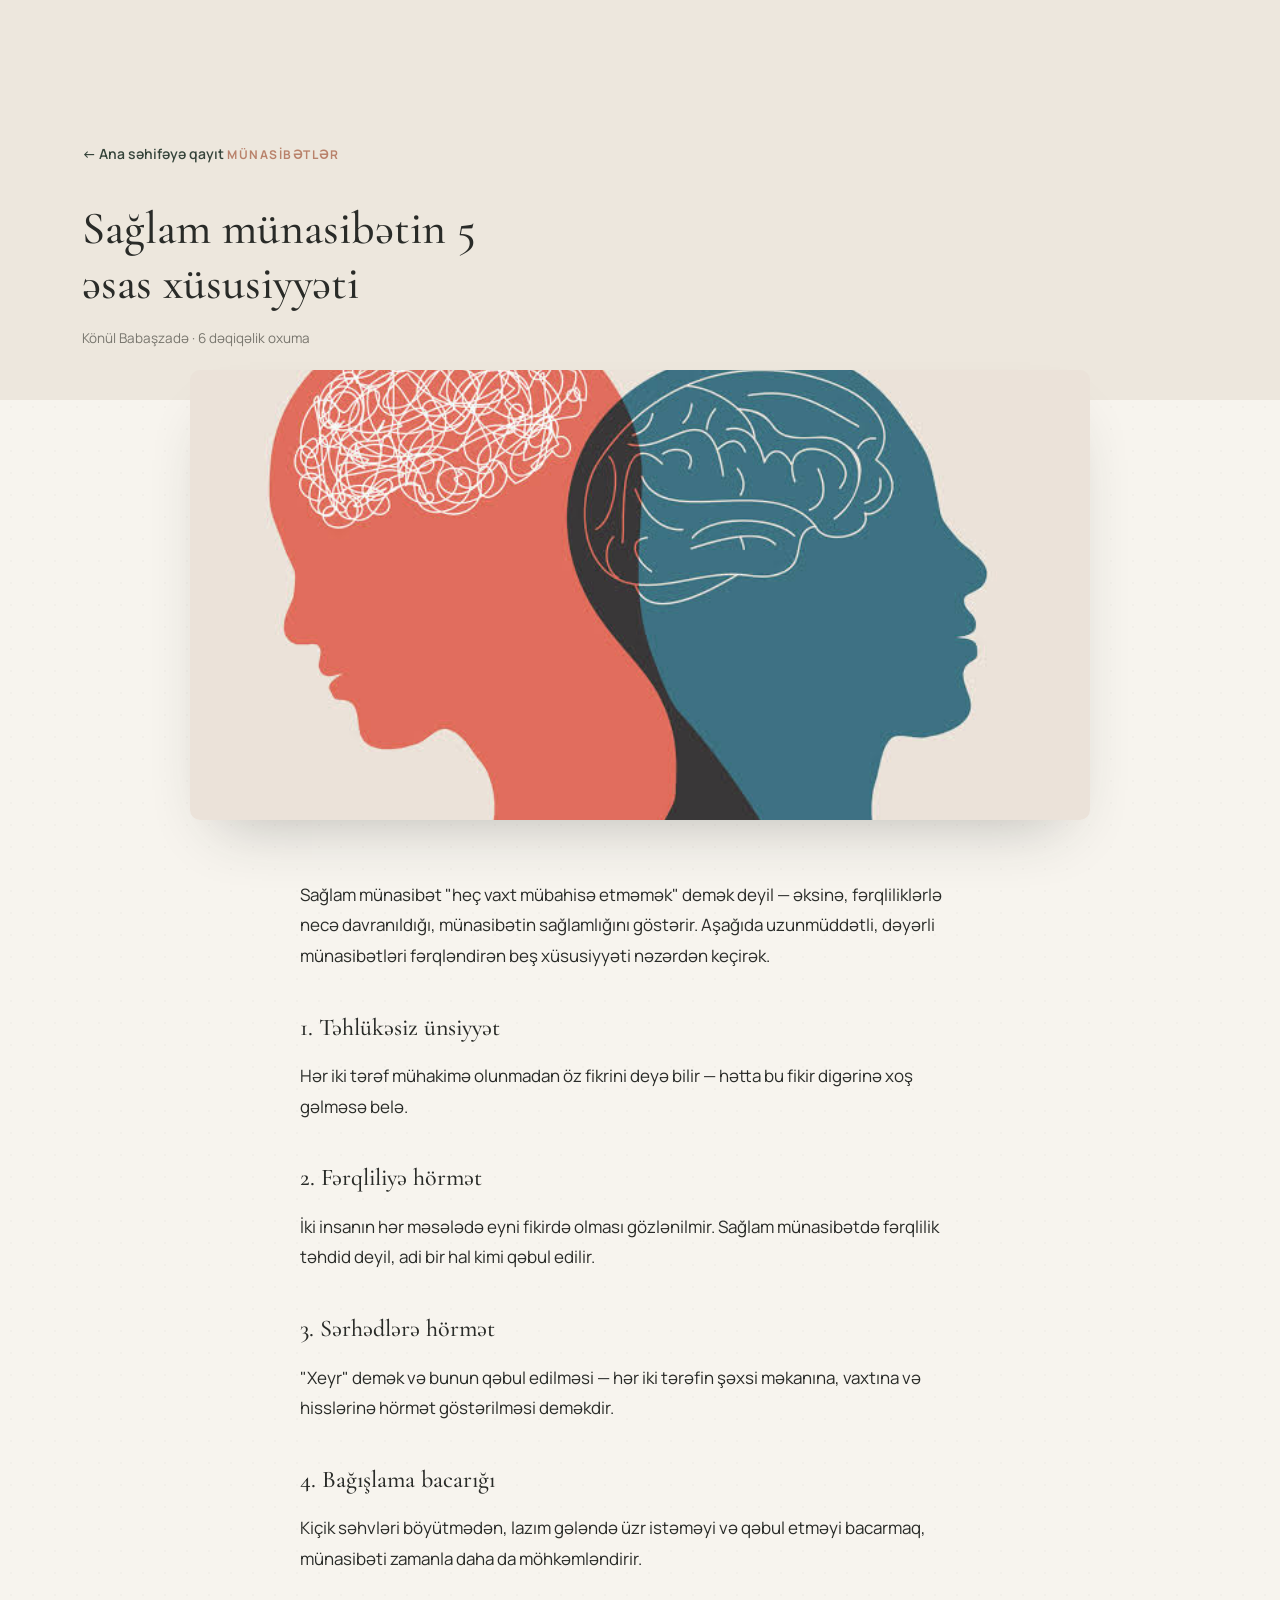
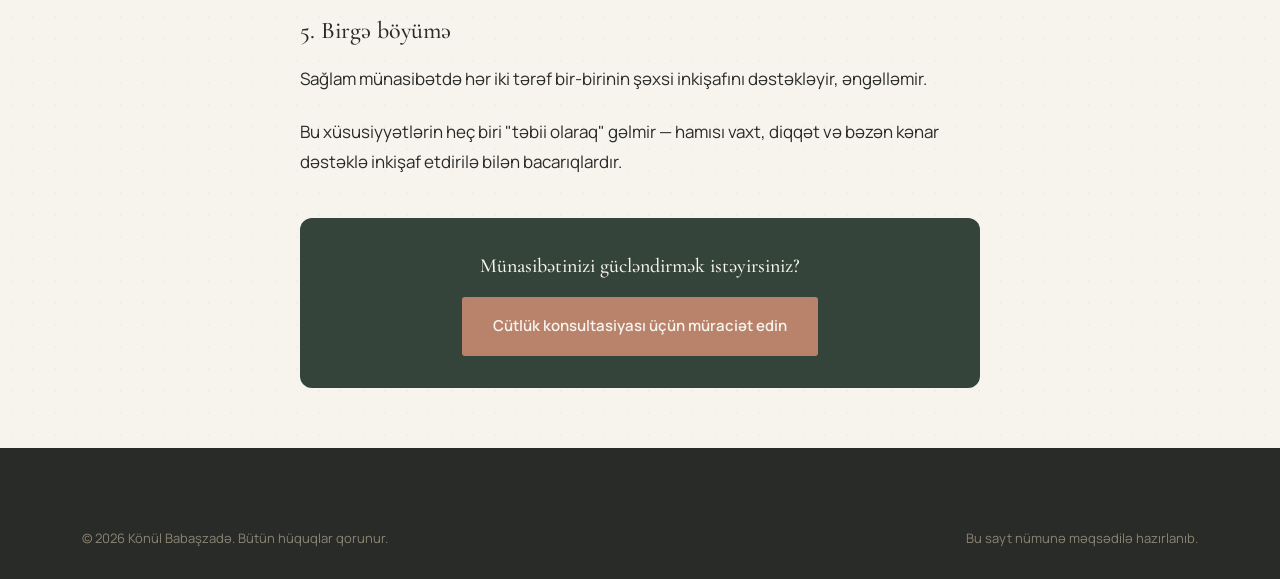
<file: blog/munasibetler.html>
<!DOCTYPE html>
<html lang="az">
<head>
<meta charset="UTF-8">
<meta name="viewport" content="width=device-width, initial-scale=1.0">
<title>Sağlam münasibətin 5 əsas xüsusiyyəti | Könül Babaşzadə</title>
<meta name="description" content="Uzunmüddətli, sağlam münasibətləri fərqləndirən əsas amillər.">
<link rel="preconnect" href="https://fonts.googleapis.com">
<link rel="preconnect" href="https://fonts.gstatic.com" crossorigin>
<link href="https://fonts.googleapis.com/css2?family=Cormorant+Garamond:ital,wght@0,400;0,500;0,600;1,400;1,500&family=Manrope:wght@400;500;600;700&display=swap" rel="stylesheet">
<link rel="stylesheet" href="../css/style.css">
</head>
<body>

<header class="article-header">
  <div class="wrap">
    <a href="../index.html#media" class="back-link">← Ana səhifəyə qayıt</a>
    <span class="cat">Münasibətlər</span>
    <h1>Sağlam münasibətin 5 əsas xüsusiyyəti</h1>
    <div class="article-meta">Könül Babaşzadə · 6 dəqiqəlik oxuma</div>
  </div>
</header>

<div class="article-cover">
  <img src="../images/blog-3.jpg" alt="Münasibətlər məqaləsi üçün şəkil">
</div>

<div class="wrap">
  <article class="article-body">
    <p>Sağlam münasibət "heç vaxt mübahisə etməmək" demək deyil — əksinə, fərqliliklərlə necə davranıldığı, münasibətin sağlamlığını göstərir. Aşağıda uzunmüddətli, dəyərli münasibətləri fərqləndirən beş xüsusiyyəti nəzərdən keçirək.</p>

    <h2>1. Təhlükəsiz ünsiyyət</h2>
    <p>Hər iki tərəf mühakimə olunmadan öz fikrini deyə bilir — hətta bu fikir digərinə xoş gəlməsə belə.</p>

    <h2>2. Fərqliliyə hörmət</h2>
    <p>İki insanın hər məsələdə eyni fikirdə olması gözlənilmir. Sağlam münasibətdə fərqlilik təhdid deyil, adi bir hal kimi qəbul edilir.</p>

    <h2>3. Sərhədlərə hörmət</h2>
    <p>"Xeyr" demək və bunun qəbul edilməsi — hər iki tərəfin şəxsi məkanına, vaxtına və hisslərinə hörmət göstərilməsi deməkdir.</p>

    <h2>4. Bağışlama bacarığı</h2>
    <p>Kiçik səhvləri böyütmədən, lazım gələndə üzr istəməyi və qəbul etməyi bacarmaq, münasibəti zamanla daha da möhkəmləndirir.</p>

    <h2>5. Birgə böyümə</h2>
    <p>Sağlam münasibətdə hər iki tərəf bir-birinin şəxsi inkişafını dəstəkləyir, əngəlləmir.</p>

    <p>Bu xüsusiyyətlərin heç biri "təbii olaraq" gəlmir — hamısı vaxt, diqqət və bəzən kənar dəstəklə inkişaf etdirilə bilən bacarıqlardır.</p>

    <div class="article-cta">
      <h3>Münasibətinizi gücləndirmək istəyirsiniz?</h3>
      <a href="../index.html#booking" class="btn btn-primary">Cütlük konsultasiyası üçün müraciət edin</a>
    </div>
  </article>
</div>

<footer>
  <div class="wrap">
    <div class="foot-bottom">
      <span>© 2026 Könül Babaşzadə. Bütün hüquqlar qorunur.</span>
      <span>Bu sayt nümunə məqsədilə hazırlanıb.</span>
    </div>
  </div>
</footer>

</body>
</html>
</file>
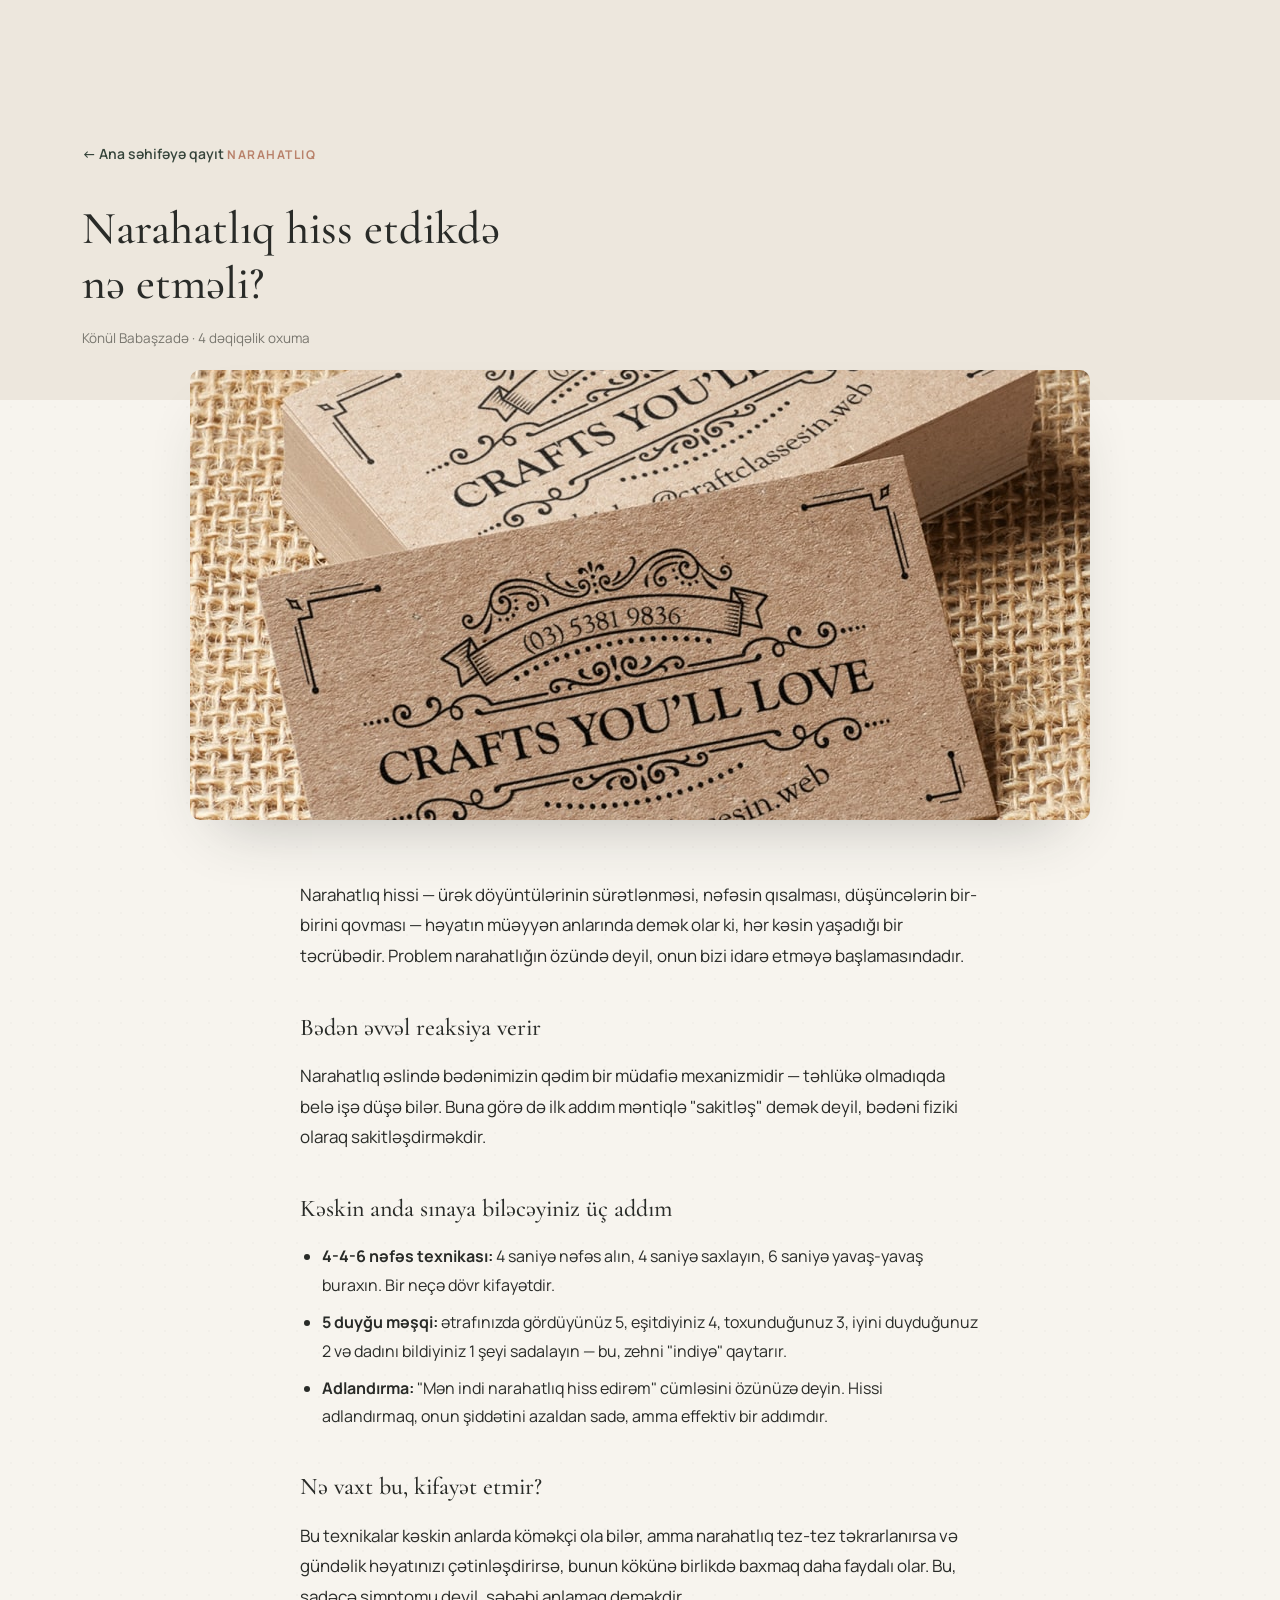
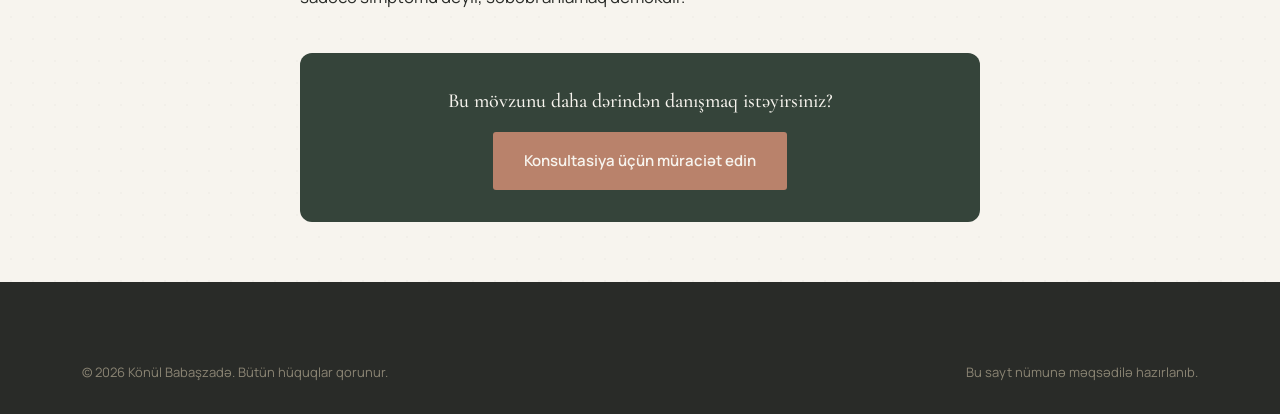
<file: blog/narahatliq.html>
<!DOCTYPE html>
<html lang="az">
<head>
<meta charset="UTF-8">
<meta name="viewport" content="width=device-width, initial-scale=1.0">
<title>Narahatlıq hiss etdikdə nə etməli? | Könül Babaşzadə</title>
<meta name="description" content="Kəskin narahatlıq anında bədəni sakitləşdirmək üçün praktik addımlar.">
<link rel="preconnect" href="https://fonts.googleapis.com">
<link rel="preconnect" href="https://fonts.gstatic.com" crossorigin>
<link href="https://fonts.googleapis.com/css2?family=Cormorant+Garamond:ital,wght@0,400;0,500;0,600;1,400;1,500&family=Manrope:wght@400;500;600;700&display=swap" rel="stylesheet">
<link rel="stylesheet" href="../css/style.css">
</head>
<body>

<header class="article-header">
  <div class="wrap">
    <a href="../index.html#media" class="back-link">← Ana səhifəyə qayıt</a>
    <span class="cat">Narahatlıq</span>
    <h1>Narahatlıq hiss etdikdə nə etməli?</h1>
    <div class="article-meta">Könül Babaşzadə · 4 dəqiqəlik oxuma</div>
  </div>
</header>

<div class="article-cover">
  <img src="../images/blog-1.jpg" alt="Narahatlıq məqaləsi üçün şəkil">
</div>

<div class="wrap">
  <article class="article-body">
    <p>Narahatlıq hissi — ürək döyüntülərinin sürətlənməsi, nəfəsin qısalması, düşüncələrin bir-birini qovması — həyatın müəyyən anlarında demək olar ki, hər kəsin yaşadığı bir təcrübədir. Problem narahatlığın özündə deyil, onun bizi idarə etməyə başlamasındadır.</p>

    <h2>Bədən əvvəl reaksiya verir</h2>
    <p>Narahatlıq əslində bədənimizin qədim bir müdafiə mexanizmidir — təhlükə olmadıqda belə işə düşə bilər. Buna görə də ilk addım məntiqlə "sakitləş" demək deyil, bədəni fiziki olaraq sakitləşdirməkdir.</p>

    <h2>Kəskin anda sınaya biləcəyiniz üç addım</h2>
    <ul>
      <li><b>4-4-6 nəfəs texnikası:</b> 4 saniyə nəfəs alın, 4 saniyə saxlayın, 6 saniyə yavaş-yavaş buraxın. Bir neçə dövr kifayətdir.</li>
      <li><b>5 duyğu məşqi:</b> ətrafınızda gördüyünüz 5, eşitdiyiniz 4, toxunduğunuz 3, iyini duyduğunuz 2 və dadını bildiyiniz 1 şeyi sadalayın — bu, zehni "indiyə" qaytarır.</li>
      <li><b>Adlandırma:</b> "Mən indi narahatlıq hiss edirəm" cümləsini özünüzə deyin. Hissi adlandırmaq, onun şiddətini azaldan sadə, amma effektiv bir addımdır.</li>
    </ul>

    <h2>Nə vaxt bu, kifayət etmir?</h2>
    <p>Bu texnikalar kəskin anlarda köməkçi ola bilər, amma narahatlıq tez-tez təkrarlanırsa və gündəlik həyatınızı çətinləşdirirsə, bunun kökünə birlikdə baxmaq daha faydalı olar. Bu, sadəcə simptomu deyil, səbəbi anlamaq deməkdir.</p>

    <div class="article-cta">
      <h3>Bu mövzunu daha dərindən danışmaq istəyirsiniz?</h3>
      <a href="../index.html#booking" class="btn btn-primary">Konsultasiya üçün müraciət edin</a>
    </div>
  </article>
</div>

<footer>
  <div class="wrap">
    <div class="foot-bottom">
      <span>© 2026 Könül Babaşzadə. Bütün hüquqlar qorunur.</span>
      <span>Bu sayt nümunə məqsədilə hazırlanıb.</span>
    </div>
  </div>
</footer>

</body>
</html>
</file>
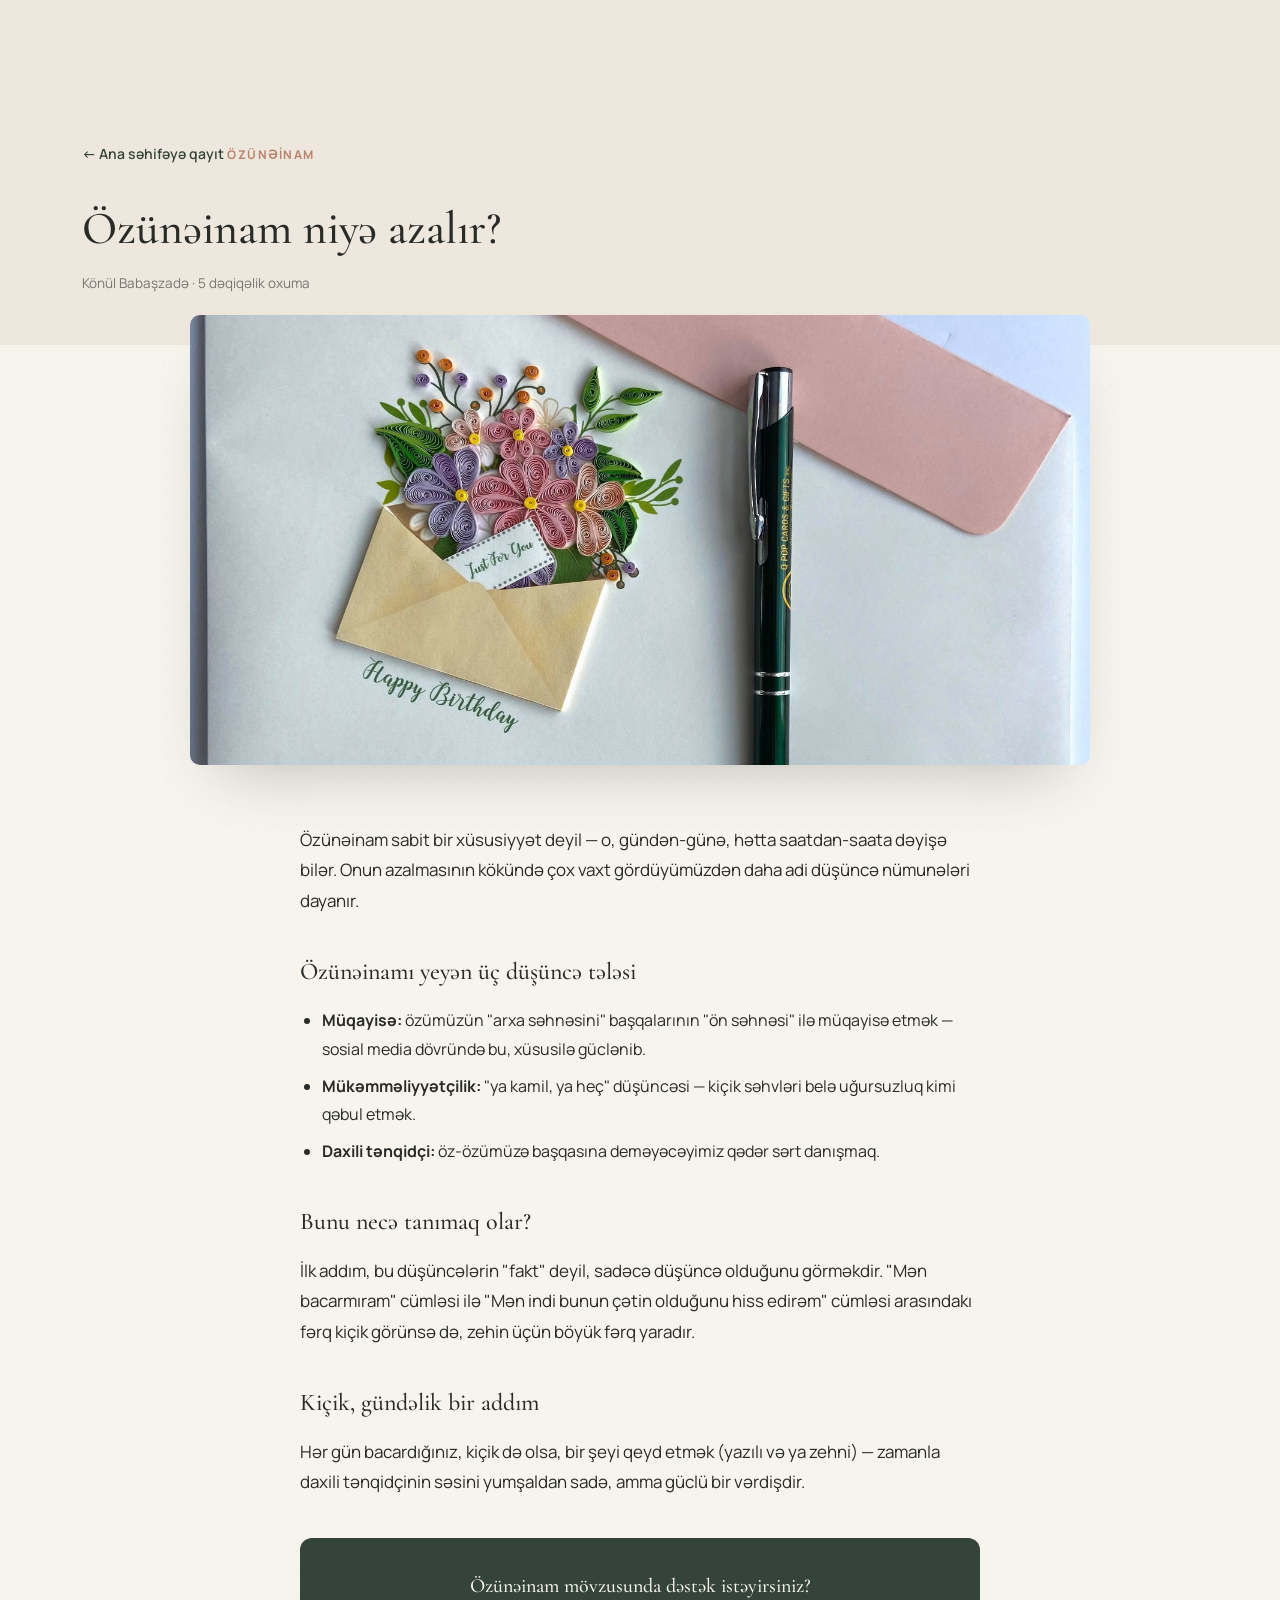
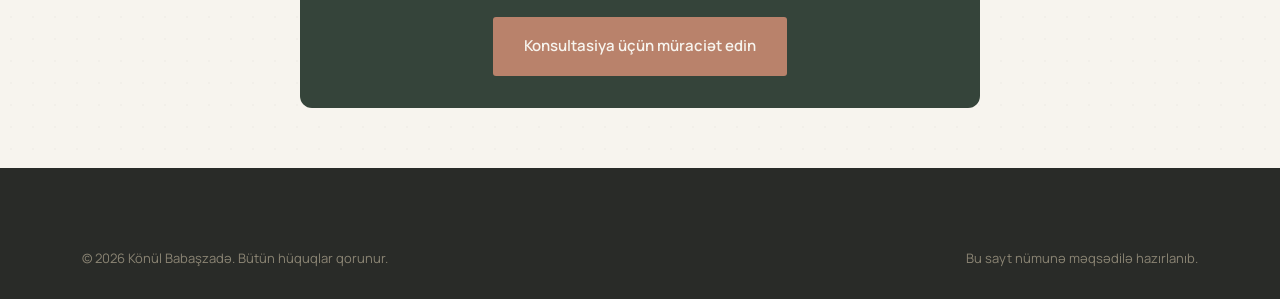
<file: blog/ozunainam.html>
<!DOCTYPE html>
<html lang="az">
<head>
<meta charset="UTF-8">
<meta name="viewport" content="width=device-width, initial-scale=1.0">
<title>Özünəinam niyə azalır? | Könül Babaşzadə</title>
<meta name="description" content="Özünəinamı zəiflədən düşüncə nümunələri və onları tanımaq yolları.">
<link rel="preconnect" href="https://fonts.googleapis.com">
<link rel="preconnect" href="https://fonts.gstatic.com" crossorigin>
<link href="https://fonts.googleapis.com/css2?family=Cormorant+Garamond:ital,wght@0,400;0,500;0,600;1,400;1,500&family=Manrope:wght@400;500;600;700&display=swap" rel="stylesheet">
<link rel="stylesheet" href="../css/style.css">
</head>
<body>

<header class="article-header">
  <div class="wrap">
    <a href="../index.html#media" class="back-link">← Ana səhifəyə qayıt</a>
    <span class="cat">Özünəinam</span>
    <h1>Özünəinam niyə azalır?</h1>
    <div class="article-meta">Könül Babaşzadə · 5 dəqiqəlik oxuma</div>
  </div>
</header>

<div class="article-cover">
  <img src="../images/blog-2.jpg" alt="Özünəinam məqaləsi üçün şəkil">
</div>

<div class="wrap">
  <article class="article-body">
    <p>Özünəinam sabit bir xüsusiyyət deyil — o, gündən-günə, hətta saatdan-saata dəyişə bilər. Onun azalmasının kökündə çox vaxt gördüyümüzdən daha adi düşüncə nümunələri dayanır.</p>

    <h2>Özünəinamı yeyən üç düşüncə tələsi</h2>
    <ul>
      <li><b>Müqayisə:</b> özümüzün "arxa səhnəsini" başqalarının "ön səhnəsi" ilə müqayisə etmək — sosial media dövründə bu, xüsusilə güclənib.</li>
      <li><b>Mükəmməliyyətçilik:</b> "ya kamil, ya heç" düşüncəsi — kiçik səhvləri belə uğursuzluq kimi qəbul etmək.</li>
      <li><b>Daxili tənqidçi:</b> öz-özümüzə başqasına deməyəcəyimiz qədər sərt danışmaq.</li>
    </ul>

    <h2>Bunu necə tanımaq olar?</h2>
    <p>İlk addım, bu düşüncələrin "fakt" deyil, sadəcə düşüncə olduğunu görməkdir. "Mən bacarmıram" cümləsi ilə "Mən indi bunun çətin olduğunu hiss edirəm" cümləsi arasındakı fərq kiçik görünsə də, zehin üçün böyük fərq yaradır.</p>

    <h2>Kiçik, gündəlik bir addım</h2>
    <p>Hər gün bacardığınız, kiçik də olsa, bir şeyi qeyd etmək (yazılı və ya zehni) — zamanla daxili tənqidçinin səsini yumşaldan sadə, amma güclü bir vərdişdir.</p>

    <div class="article-cta">
      <h3>Özünəinam mövzusunda dəstək istəyirsiniz?</h3>
      <a href="../index.html#booking" class="btn btn-primary">Konsultasiya üçün müraciət edin</a>
    </div>
  </article>
</div>

<footer>
  <div class="wrap">
    <div class="foot-bottom">
      <span>© 2026 Könül Babaşzadə. Bütün hüquqlar qorunur.</span>
      <span>Bu sayt nümunə məqsədilə hazırlanıb.</span>
    </div>
  </div>
</footer>

</body>
</html>
</file>
<file: css/style.css>
:root{
  --ivory:#F7F4EE;
  --beige:#EDE7DD;
  --sage:#A8B5A2;
  --sage-deep:#8A9986;
  --forest:#35443A;
  --charcoal:#292B28;
  --taupe:#77756D;
  --terracotta:#B9826B;
  --line:rgba(41,43,40,0.12);
  --line-on-dark:rgba(247,244,238,0.18);
}
*{box-sizing:border-box; margin:0; padding:0;}
html{scroll-behavior:smooth;}
body{
  background:var(--ivory); color:var(--charcoal); font-family:'Manrope',sans-serif;
  font-size:16px; line-height:1.65; -webkit-font-smoothing:antialiased; overflow-x:hidden;
  background-image:radial-gradient(rgba(41,43,40,0.025) 1px, transparent 1px);
  background-size:22px 22px;
}
h1,h2,h3,.serif{ font-family:'Cormorant Garamond', serif; font-weight:500; color:var(--charcoal); }
a{ color:inherit; } img{max-width:100%; display:block;}
.wrap{ max-width:1180px; margin:0 auto; padding:0 32px; }
:focus-visible{ outline:2px solid var(--forest); outline-offset:3px; }
.reveal{ opacity:0; transform:translateY(20px); transition:opacity .8s ease, transform .8s ease; }
.reveal.in{ opacity:1; transform:translateY(0); }
.sr-only{ position:absolute; width:1px;height:1px; overflow:hidden; clip:rect(0,0,0,0); }
section{ padding:120px 0; } @media(max-width:700px){ section{ padding:76px 0; } }
.kicker{ font-size:13px; letter-spacing:2.5px; color:var(--terracotta); text-transform:uppercase; margin-bottom:20px; display:inline-block; font-weight:600; }
.section-head{ max-width:60ch; margin-bottom:60px; }
.section-head h2{ font-size:clamp(30px,3.8vw,44px); line-height:1.2; }
.section-head p.sub{ margin-top:16px; color:var(--taupe); font-size:17px; }
.btn{ display:inline-flex; align-items:center; gap:8px; padding:16px 30px; border-radius:3px; font-size:15px; font-weight:600; text-decoration:none; cursor:pointer; border:1px solid transparent; font-family:'Manrope',sans-serif; transition:all .25s ease; }
.btn-primary{ background:var(--forest); color:var(--ivory); } .btn-primary:hover{ background:var(--charcoal); transform:translateY(-2px); }
.btn-outline{ border-color:var(--forest); color:var(--forest); } .btn-outline:hover{ background:var(--forest); color:var(--ivory); }

/* NAV */
nav{ position:sticky; top:0; z-index:90; display:flex; align-items:center; justify-content:space-between; padding:24px 40px; background:rgba(247,244,238,.92); backdrop-filter:blur(10px); border-bottom:1px solid transparent; transition:border-color .3s, padding .3s; }
nav.scrolled{ border-color:var(--line); padding:16px 40px; }
.brand{ font-family:'Cormorant Garamond', serif; font-size:22px; letter-spacing:.3px; }
.nav-links{ display:flex; align-items:center; gap:30px; font-size:14.5px; }
.nav-links a{ text-decoration:none; opacity:.82; transition:opacity .2s; } .nav-links a:hover{ opacity:1; }
.nav-cta{ background:var(--forest); color:var(--ivory); padding:12px 22px; border-radius:3px; font-size:14px !important; opacity:1 !important; font-weight:600; }
.nav-cta:hover{ background:var(--charcoal); }
.burger{ display:none; flex-direction:column; gap:5px; background:none; border:none; cursor:pointer; padding:6px; }
.burger span{ width:24px; height:2px; background:var(--charcoal); display:block; }
.mobile-menu{ display:none; position:fixed; inset:0 0 auto 0; top:0; background:var(--ivory); z-index:100; padding:26px 32px; flex-direction:column; gap:20px; transform:translateY(-110%); transition:transform .35s ease; max-height:100vh; overflow-y:auto; }
.mobile-menu.open{ transform:translateY(0); }
.mobile-menu a{ text-decoration:none; font-family:'Cormorant Garamond',serif; font-size:22px; color:var(--charcoal); }
.mobile-menu .close{ align-self:flex-end; background:none; border:none; font-size:26px; cursor:pointer; }
@media(max-width:940px){ .nav-links{ display:none; } .burger{ display:flex; } nav{ padding:18px 22px; } .mobile-menu{ display:flex; } }

/* HERO COLLAGE */
.hero .wrap{ display:grid; grid-template-columns:1.05fr 0.95fr; gap:56px; align-items:center; padding-top:64px; padding-bottom:30px; }
.hero h1{ font-size:clamp(36px,4.8vw,58px); line-height:1.14; max-width:13ch; margin-top:20px; }
.hero .lede{ margin-top:24px; max-width:46ch; font-size:18px; color:var(--taupe); }
.hero-actions{ display:flex; gap:16px; margin-top:38px; flex-wrap:wrap; }
.hero-visual{ position:relative; padding:0 20px 40px 0; }
.hero-portrait{ aspect-ratio:4/5; border-radius:8px; overflow:hidden; position:relative; box-shadow:0 40px 80px -40px rgba(41,43,40,.35); }
.hero-portrait img{ width:100%; height:100%; object-fit:cover; }
.hero-secondary{ position:absolute; right:-20px; bottom:-40px; width:44%; aspect-ratio:5/6; border-radius:8px; overflow:hidden; border:6px solid var(--ivory); box-shadow:0 30px 60px -30px rgba(41,43,40,.4); }
.hero-secondary img{ width:100%; height:100%; object-fit:cover; }
.float-badge{ position:absolute; background:var(--ivory); border-radius:6px; padding:16px 20px; box-shadow:0 20px 45px -22px rgba(41,43,40,.35); z-index:2; }
.float-badge b{ font-family:'Cormorant Garamond',serif; font-size:26px; display:block; color:var(--forest); }
.float-badge span{ font-size:12px; color:var(--taupe); }
.fb-1{ top:20px; left:-26px; }
@media(max-width:900px){ .hero .wrap{ grid-template-columns:1fr; } .hero-visual{ padding:0 30px 60px 0; } .float-badge{ position:static; display:inline-block; margin:14px 10px 0 0; } }

/* IMAGE GALLERY CAROUSEL */
.icarousel-section{ background:var(--beige); }
.icarousel{ position:relative; overflow:hidden; border-radius:8px; box-shadow:0 30px 70px -40px rgba(41,43,40,.3); }
.itrack{ display:flex; transition:transform .6s cubic-bezier(.65,0,.35,1); }
.islide{ min-width:100%; position:relative; aspect-ratio:16/9; }
.islide img{ width:100%; height:100%; object-fit:cover; }
.islide .cap{ position:absolute; left:0; right:0; bottom:0; padding:36px 44px; background:linear-gradient(0deg, rgba(41,43,40,.75), transparent); color:var(--ivory); }
.islide .cap h3{ color:var(--ivory); font-size:24px; }
.islide .cap p{ font-size:14px; color:#E9E4D8; margin-top:4px; }
.icar-nav{ display:flex; justify-content:space-between; align-items:center; margin-top:22px; }
.idots{ display:flex; gap:9px; }
.idot{ width:8px; height:8px; border-radius:50%; background:var(--line); border:none; cursor:pointer; padding:0; transition:background .2s, transform .2s; }
.idot.active{ background:var(--forest); transform:scale(1.25); }
.iarrows{ display:flex; gap:10px; }
.iarrow{ width:40px; height:40px; border-radius:50%; border:1px solid var(--line); background:var(--ivory); cursor:pointer; display:flex; align-items:center; justify-content:center; font-family:'Cormorant Garamond',serif; font-size:18px; transition:background .2s,color .2s; }
.iarrow:hover{ background:var(--forest); color:var(--ivory); border-color:var(--forest); }

/* TRUST STATS */
.stats-grid{ display:grid; grid-template-columns:repeat(4,1fr); gap:30px; text-align:center; }
.stat-box .num{ font-family:'Cormorant Garamond',serif; font-size:52px; color:var(--forest); }
.stat-box .lbl{ margin-top:6px; font-size:14px; color:var(--taupe); }
@media(max-width:760px){ .stats-grid{ grid-template-columns:1fr 1fr; gap:36px 20px; } }

/* EMOTIONAL SECTION */
.emotional{ text-align:center; }
.emotional .wrap{ max-width:760px; }
.emotional h2{ font-size:clamp(30px,4.4vw,46px); line-height:1.4; }
.emotional p.follow{ margin-top:24px; font-size:18px; color:var(--taupe); }
.emotional .btn{ margin-top:36px; }

/* ABOUT */
.about{ display:grid; grid-template-columns:0.85fr 1.15fr; gap:64px; align-items:start; }
.about-img{ aspect-ratio:4/5; border-radius:8px; overflow:hidden; position:relative; }
.about-img img{ width:100%; height:100%; object-fit:cover; }
.about-body p{ margin-bottom:18px; color:var(--taupe); max-width:58ch; font-size:16.5px; }
.about-body p.lede{ font-family:'Cormorant Garamond',serif; font-style:italic; font-size:24px; color:var(--charcoal); }
.about-list{ margin-top:26px; display:flex; flex-direction:column; gap:16px; }
.about-row{ display:grid; grid-template-columns:140px 1fr; gap:16px; border-top:1px solid var(--line); padding-top:14px; font-size:14.5px; }
.about-row b{ font-family:'Cormorant Garamond',serif; font-weight:500; font-size:16px; color:var(--forest); }
.about-row span{ color:var(--taupe); }
@media(max-width:840px){ .about{ grid-template-columns:1fr; } }

/* PRICING CAROUSEL */
.pricing-carousel{ position:relative; max-width:520px; margin:0 auto; }
.ptrack{ display:flex; transition:transform .55s cubic-bezier(.65,0,.35,1); }
.pslide{ min-width:100%; padding:0 8px; }
.price-card{ background:var(--ivory); border:1px solid var(--line); border-radius:12px; padding:40px 34px; position:relative; text-align:center; box-shadow:0 30px 60px -36px rgba(41,43,40,.25); }
.price-card.featured{ background:var(--forest); color:var(--ivory); border-color:var(--forest); }
.price-card.featured h3, .price-card.featured .price{ color:var(--ivory); }
.badge{ position:absolute; top:-14px; left:50%; transform:translateX(-50%); background:var(--terracotta); color:var(--ivory); font-size:11.5px; padding:6px 16px; border-radius:20px; font-weight:600; letter-spacing:.5px; white-space:nowrap; }
.price-icon{ width:52px; height:52px; margin:0 auto 18px; }
.price-card h3{ font-size:23px; margin-bottom:4px; }
.price-card .dur{ font-size:13px; color:var(--taupe); }
.price-card.featured .dur{ color:#D8DED5; }
.price-card .price{ font-family:'Cormorant Garamond',serif; font-size:44px; color:var(--forest); margin:18px 0 20px; }
.price-card ul{ list-style:none; display:flex; flex-direction:column; gap:9px; margin-bottom:26px; text-align:left; }
.price-card li{ font-size:13.8px; padding-left:18px; position:relative; color:var(--taupe); }
.price-card.featured li{ color:#DCE2D9; }
.price-card li::before{ content:"—"; position:absolute; left:0; color:var(--terracotta); }
.price-card .btn{ width:100%; justify-content:center; font-size:14px; padding:13px 20px; }
.price-card.featured .btn-outline{ border-color:var(--ivory); color:var(--ivory); }
.price-card.featured .btn-outline:hover{ background:var(--ivory); color:var(--forest); }
.pricing-nav{ display:flex; justify-content:center; align-items:center; gap:20px; margin-top:30px; }

.price-cta{ text-align:center; background:var(--beige); }
.price-cta h2{ font-size:clamp(26px,3.2vw,34px); max-width:24ch; margin:0 auto 30px; line-height:1.35; }

/* QUOTES CAROUSEL */
.quotes-wrap{ position:relative; max-width:740px; margin:0 auto; text-align:center; }
.qtrack{ display:flex; transition:transform .6s cubic-bezier(.65,0,.35,1); }
.qslide{ min-width:100%; padding:0 20px; }
.qmark{ font-family:'Cormorant Garamond',serif; font-size:64px; color:var(--sage); line-height:1; margin-bottom:6px; }
.qslide p.qt{ font-family:'Cormorant Garamond',serif; font-style:italic; font-size:26px; line-height:1.5; color:var(--charcoal); }
.qslide .attr{ margin-top:20px; font-size:14px; color:var(--taupe); }
.qslide .attr b{ color:var(--forest); font-weight:700; font-style:normal; font-family:'Manrope',sans-serif; }

/* PROCESS TIMELINE */
.timeline-h{ display:grid; grid-template-columns:repeat(4,1fr); gap:30px; position:relative; }
.timeline-h::before{ content:""; position:absolute; top:19px; left:0; right:0; height:1px; background:var(--line); }
.th-item{ position:relative; padding-top:44px; }
.th-item .dot{ position:absolute; top:0; left:0; width:38px; height:38px; border-radius:50%; background:var(--ivory); border:1px solid var(--forest); display:flex; align-items:center; justify-content:center; font-family:'Cormorant Garamond',serif; color:var(--forest); font-size:16px; }
.th-item h3{ font-size:19px; margin-bottom:8px; }
.th-item p{ font-size:14.5px; color:var(--taupe); }
@media(max-width:860px){ .timeline-h{ grid-template-columns:1fr; gap:36px; } .timeline-h::before{ display:none; } }

/* NOT ALONE FULL WIDTH */
.notalone{ position:relative; color:var(--ivory); text-align:center; overflow:hidden; padding:150px 0; }
.notalone-bg{ position:absolute; inset:0; background:linear-gradient(155deg,#3E4E43,#2A362E 60%,#222D25); }
.notalone-bg svg{ position:absolute; inset:0; width:100%; height:100%; opacity:.5; }
.notalone .wrap{ position:relative; max-width:640px; }
.notalone h2{ color:var(--ivory); font-size:clamp(28px,4vw,40px); line-height:1.3; }
.notalone .btn-primary{ background:var(--terracotta); margin-top:30px; } .notalone .btn-primary:hover{ background:var(--ivory); color:var(--forest); }

/* SPECIALTY GRID */
.spec-grid{ display:grid; grid-template-columns:repeat(3,1fr); gap:1px; background:var(--line); border:1px solid var(--line); }
.spec-item{ background:var(--ivory); padding:30px 26px; font-family:'Cormorant Garamond',serif; font-size:21px; position:relative; transition:background .25s ease; }
.spec-item::after{ content:""; position:absolute; left:26px; right:26px; bottom:20px; height:1px; background:var(--terracotta); transform:scaleX(0); transform-origin:left; transition:transform .3s ease; }
.spec-item:hover{ background:var(--beige); } .spec-item:hover::after{ transform:scaleX(1); }
@media(max-width:760px){ .spec-grid{ grid-template-columns:1fr 1fr; } }
@media(max-width:480px){ .spec-grid{ grid-template-columns:1fr; } }

/* TESTIMONIALS CAROUSEL */
.testi-note{ text-align:center; font-size:13.5px; color:var(--taupe); margin-bottom:36px; font-style:italic; }
.testi-carousel{ position:relative; max-width:620px; margin:0 auto; }
.ttrack{ display:flex; transition:transform .55s cubic-bezier(.65,0,.35,1); }
.tslide{ min-width:100%; padding:0 8px; }
.testi-card-big{ background:var(--ivory); border-radius:12px; padding:38px 36px; text-align:center; box-shadow:0 26px 54px -34px rgba(41,43,40,.28); }
.stars{ color:var(--terracotta); font-size:18px; letter-spacing:3px; margin-bottom:16px; }
.testi-card-big p{ font-family:'Cormorant Garamond',serif; font-style:italic; font-size:20px; line-height:1.55; color:var(--charcoal); }
.testi-foot{ display:flex; align-items:center; justify-content:center; gap:12px; margin-top:24px; }
.testi-avatar{ width:42px; height:42px; border-radius:50%; background:var(--sage); color:var(--ivory); display:flex; align-items:center; justify-content:center; font-family:'Cormorant Garamond',serif; font-size:14px; font-weight:600; flex-shrink:0; }
.testi-name{ font-size:13.5px; font-weight:600; color:var(--charcoal); text-align:left; }
.testi-tag{ font-size:12px; color:var(--taupe); text-align:left; }
.testi-nav{ display:flex; justify-content:center; align-items:center; gap:20px; margin-top:30px; }
@media(max-width:600px){ .testi-card-big{ padding:30px 24px; } }


/* REELS + YOUTUBE + BLOG — FOCUS CAROUSEL (center big, sides small) */
.media-tabs{ display:flex; gap:10px; margin-bottom:44px; }
.media-tab{ padding:10px 20px; border-radius:20px; border:1px solid var(--line); background:var(--ivory); font-size:14px; cursor:pointer; font-weight:600; color:var(--taupe); }
.media-tab.active{ background:var(--forest); color:var(--ivory); border-color:var(--forest); }
.media-panel{ display:none; }
.media-panel.active{ display:block; }

.focus-carousel{ position:relative; max-width:920px; margin:0 auto; overflow:hidden; }
.fc-track{ position:relative; width:100%; }
.fc-item{ position:absolute; top:50%; left:50%; transition:transform .5s cubic-bezier(.65,0,.35,1), opacity .5s ease; }
.fc-item > *{ display:block; width:100%; height:100%; }
.focus-nav{ display:flex; justify-content:center; align-items:center; gap:20px; margin-top:28px; }

.reel-focus{ height:400px; }
.reel-focus .fc-item{ width:190px; height:338px; }
.reel-card{ position:relative; width:100%; height:100%; border-radius:12px; overflow:hidden; text-decoration:none; display:block; box-shadow:0 24px 50px -26px rgba(41,43,40,.4); background:var(--charcoal); }
.reel-card img{ width:100%; height:100%; object-fit:cover; }
.reel-overlay{ position:absolute; inset:0; background:linear-gradient(0deg, rgba(41,43,40,.75), transparent 45%); display:flex; flex-direction:column; justify-content:flex-end; padding:16px; }
.reel-play{ position:absolute; top:50%; left:50%; transform:translate(-50%,-50%); width:48px; height:48px; background:rgba(247,244,238,.92); border-radius:50%; display:flex; align-items:center; justify-content:center; }
.reel-title{ color:var(--ivory); font-size:13px; font-weight:600; line-height:1.35; }
.reel-badge{ position:absolute; top:12px; right:12px; background:rgba(247,244,238,.92); border-radius:50%; width:26px; height:26px; display:flex; align-items:center; justify-content:center; }

.yt-focus{ height:280px; }
.yt-focus .fc-item{ width:320px; height:220px; }
.yt-card{ text-decoration:none; display:block; width:100%; height:100%; }
.yt-thumb{ position:relative; aspect-ratio:16/9; border-radius:8px; overflow:hidden; box-shadow:0 20px 40px -22px rgba(41,43,40,.4); }
.yt-thumb img{ width:100%; height:100%; object-fit:cover; }
.yt-play{ position:absolute; top:50%; left:50%; transform:translate(-50%,-50%); width:50px; height:50px; background:rgba(41,43,40,.85); border-radius:50%; display:flex; align-items:center; justify-content:center; }
.yt-title{ margin-top:12px; font-size:14.5px; font-weight:600; color:var(--charcoal); line-height:1.3; }
.yt-meta{ font-size:12.5px; color:var(--taupe); margin-top:3px; }

.blog-focus{ height:420px; }
.blog-focus .fc-item{ width:290px; height:380px; }
.blog-card{ background:var(--ivory); border:1px solid var(--line); border-radius:10px; overflow:hidden; width:100%; height:100%; box-shadow:0 24px 50px -28px rgba(41,43,40,.3); display:flex; flex-direction:column; }
.blog-img{ aspect-ratio:16/10; position:relative; flex-shrink:0; }
.blog-img img{ width:100%; height:100%; object-fit:cover; }
.blog-body{ padding:20px 20px 22px; flex:1; display:flex; flex-direction:column; }
.blog-cat{ font-size:11px; letter-spacing:1.5px; text-transform:uppercase; color:var(--terracotta); font-weight:700; }
.blog-body h3{ font-size:18px; margin:9px 0 8px; line-height:1.25; }
.blog-body p{ font-size:13.5px; color:var(--taupe); margin-bottom:14px; flex:1; }
.blog-meta{ display:flex; justify-content:space-between; align-items:center; font-size:12.5px; }
.blog-meta .read{ color:var(--forest); font-weight:600; text-decoration:none; }
.blog-meta .time{ color:var(--taupe); }

@media(max-width:760px){
  .reel-focus{ height:340px; } .reel-focus .fc-item{ width:150px; height:267px; }
  .yt-focus{ height:220px; } .yt-focus .fc-item{ width:230px; height:158px; }
  .blog-focus{ height:400px; } .blog-focus .fc-item{ width:230px; height:360px; }
}

/* FAQ */
.faq-item{ border-top:1px solid var(--line); } .faq-item:last-child{ border-bottom:1px solid var(--line); }
.faq-q{ width:100%; text-align:left; background:none; border:none; cursor:pointer; padding:24px 0; display:flex; justify-content:space-between; align-items:center; gap:20px; font-family:'Cormorant Garamond',serif; font-size:20px; }
.faq-q .plus{ font-family:'Manrope',sans-serif; font-size:22px; color:var(--terracotta); transition:transform .25s ease; flex-shrink:0; }
.faq-item.open .plus{ transform:rotate(45deg); }
.faq-a{ max-height:0; overflow:hidden; transition:max-height .3s ease; }
.faq-a p{ padding-bottom:24px; color:var(--taupe); max-width:64ch; font-size:15.5px; }

/* BOOKING */
.booking{ background:var(--forest); color:var(--ivory); }
.booking .kicker{ color:var(--terracotta); }
.booking-grid{ display:grid; grid-template-columns:0.85fr 1.15fr; gap:56px; }
.booking-copy h2{ color:var(--ivory); font-size:clamp(28px,3.6vw,38px); }
.booking-copy p{ margin-top:16px; color:#D7DCD3; font-size:16.5px; max-width:40ch; }
.booking-copy ul{ margin-top:26px; list-style:none; display:flex; flex-direction:column; gap:10px; }
.booking-copy li{ padding-left:20px; position:relative; font-size:14.5px; color:#C7CEC2; }
.booking-copy li::before{ content:"—"; position:absolute; left:0; color:var(--terracotta); }
form.book{ background:var(--ivory); border-radius:10px; padding:40px; display:grid; gap:18px; color:var(--charcoal); }
.field{ display:flex; flex-direction:column; gap:7px; }
.field label{ font-size:13.5px; color:var(--taupe); }
.field input, .field select, .field textarea{ font-family:'Manrope',sans-serif; font-size:15px; padding:13px 14px; border:1px solid var(--line); border-radius:5px; background:var(--ivory); color:var(--charcoal); }
.field input:focus, .field select:focus, .field textarea:focus{ border-color:var(--forest); }
.field-row{ display:grid; grid-template-columns:1fr 1fr; gap:18px; }
form.book .btn-primary{ justify-content:center; margin-top:6px; }
.form-note{ font-size:12.5px; color:var(--taupe); text-align:center; }
.form-success{ display:none; text-align:center; padding:36px 10px; background:var(--ivory); border-radius:10px; color:var(--charcoal); }
.form-success.show{ display:block; }
.form-success .check{ width:46px; height:46px; margin:0 auto 16px; }
@media(max-width:840px){ .booking-grid{ grid-template-columns:1fr; } .field-row{ grid-template-columns:1fr; } }

/* CONTACT */
.contact-grid{ display:grid; grid-template-columns:repeat(4,1fr); gap:28px; }
.contact-item{ border-top:1px solid var(--line); padding-top:16px; }
.contact-item .lbl{ font-size:12px; letter-spacing:1.5px; text-transform:uppercase; color:var(--terracotta); margin-bottom:8px; display:block; font-weight:600; }
.contact-item a, .contact-item div{ font-size:15px; color:var(--charcoal); text-decoration:none; }
@media(max-width:800px){ .contact-grid{ grid-template-columns:1fr 1fr; } }

/* FINAL CTA */
.finalcta{ text-align:center; background:var(--beige); }
.finalcta h2{ font-size:clamp(28px,3.6vw,38px); max-width:22ch; margin:0 auto 12px; }
.finalcta p{ color:var(--taupe); font-size:17px; margin-bottom:32px; }

footer{ background:var(--charcoal); color:#C9C4B6; padding:56px 0 30px; }
.foot-top{ display:flex; justify-content:space-between; flex-wrap:wrap; gap:30px; padding-bottom:36px; border-bottom:1px solid rgba(255,255,255,.12); }
.foot-brand .serif{ color:var(--ivory); font-size:24px; }
.foot-brand p{ margin-top:8px; font-size:14px; color:#A9A392; max-width:36ch; }
.foot-links{ display:flex; gap:28px; font-size:14px; flex-wrap:wrap; }
.foot-links a{ text-decoration:none; color:#C9C4B6; opacity:.85; } .foot-links a:hover{ opacity:1; }
.foot-social{ display:flex; gap:16px; margin-top:14px; }
.foot-social a{ font-size:13px; color:var(--sage); text-decoration:none; }
.foot-bottom{ padding-top:24px; font-size:13px; color:#8B8574; display:flex; justify-content:space-between; flex-wrap:wrap; gap:10px; }

/* AI CHAT WIDGET */
.ai-fab{
  position:fixed; bottom:26px; right:26px; z-index:200;
  width:60px; height:60px; border-radius:50%; border:none; cursor:pointer;
  background:var(--forest); box-shadow:0 18px 40px -14px rgba(41,43,40,.5);
  display:flex; align-items:center; justify-content:center;
  transition:transform .2s ease, box-shadow .2s ease;
}
.ai-fab:hover{ transform:translateY(-3px) scale(1.04); box-shadow:0 22px 46px -14px rgba(41,43,40,.55); }
.ai-fab-dot{ position:absolute; top:6px; right:6px; width:11px; height:11px; border-radius:50%; background:var(--terracotta); border:2px solid var(--ivory); animation:aiPulse 2.4s infinite; }
@keyframes aiPulse{ 0%,100%{ transform:scale(1); opacity:1; } 50%{ transform:scale(1.25); opacity:.7; } }

.ai-chat-panel{
  position:fixed; bottom:100px; right:26px; z-index:200;
  width:370px; max-width:calc(100vw - 32px); height:min(560px, 74vh);
  background:var(--ivory); border-radius:16px; overflow:hidden;
  box-shadow:0 40px 90px -30px rgba(41,43,40,.5);
  display:flex; flex-direction:column;
  opacity:0; transform:translateY(16px) scale(.97); pointer-events:none;
  transition:opacity .25s ease, transform .25s ease;
}
.ai-chat-panel.open{ opacity:1; transform:translateY(0) scale(1); pointer-events:auto; }

.ai-chat-header{ display:flex; align-items:center; gap:12px; padding:16px 18px; background:var(--forest); color:var(--ivory); flex-shrink:0; }
.ai-chat-avatar{ width:36px; height:36px; border-radius:50%; background:var(--ivory); display:flex; align-items:center; justify-content:center; flex-shrink:0; }
.ai-chat-title{ font-family:'Cormorant Garamond',serif; font-size:18px; line-height:1.2; }
.ai-chat-status{ font-size:11.5px; color:#CBD3C7; display:flex; align-items:center; gap:6px; }
.dot-online{ width:7px; height:7px; border-radius:50%; background:var(--sage); display:inline-block; }
.ai-chat-close{ margin-left:auto; background:none; border:none; color:var(--ivory); font-size:22px; cursor:pointer; line-height:1; opacity:.8; }
.ai-chat-close:hover{ opacity:1; }

.ai-chat-disclaimer{ font-size:11.5px; color:var(--taupe); background:var(--beige); padding:9px 16px; text-align:center; flex-shrink:0; }

.ai-chat-body{ flex:1; overflow-y:auto; padding:18px; display:flex; flex-direction:column; gap:12px; background:var(--ivory); }
.ai-msg{ max-width:82%; padding:11px 14px; border-radius:14px; font-size:14.5px; line-height:1.5; animation:aiFadeIn .25s ease; }
@keyframes aiFadeIn{ from{ opacity:0; transform:translateY(6px); } to{ opacity:1; transform:translateY(0); } }
.ai-msg.bot{ align-self:flex-start; background:var(--beige); color:var(--charcoal); border-bottom-left-radius:4px; }
.ai-msg.user{ align-self:flex-end; background:var(--forest); color:var(--ivory); border-bottom-right-radius:4px; }
.ai-msg.bot a{ color:var(--forest); font-weight:700; text-decoration:underline; }

.ai-typing{ align-self:flex-start; background:var(--beige); padding:12px 16px; border-radius:14px; border-bottom-left-radius:4px; display:flex; gap:4px; }
.ai-typing span{ width:6px; height:6px; border-radius:50%; background:var(--taupe); display:block; animation:aiTyping 1.2s infinite; }
.ai-typing span:nth-child(2){ animation-delay:.2s; } .ai-typing span:nth-child(3){ animation-delay:.4s; }
@keyframes aiTyping{ 0%,60%,100%{ transform:translateY(0); opacity:.5; } 30%{ transform:translateY(-4px); opacity:1; } }

.ai-chat-suggestions{ display:flex; gap:8px; padding:0 16px 12px; flex-wrap:wrap; flex-shrink:0; }
.chip{ font-size:12.5px; padding:8px 13px; border-radius:20px; border:1px solid var(--line); background:var(--ivory); color:var(--charcoal-soft, var(--taupe)); cursor:pointer; transition:background .2s, border-color .2s; }
.chip:hover{ background:var(--beige); border-color:var(--sage); }

.ai-chat-input-row{ display:flex; gap:10px; padding:14px 16px; border-top:1px solid var(--line); flex-shrink:0; background:var(--ivory); }
.ai-chat-input-row input{ flex:1; border:1px solid var(--line); border-radius:20px; padding:11px 16px; font-family:'Manrope',sans-serif; font-size:14px; background:var(--beige); color:var(--charcoal); }
.ai-chat-input-row input:focus{ outline:none; border-color:var(--forest); }
.ai-chat-send{ width:40px; height:40px; border-radius:50%; border:none; background:var(--forest); cursor:pointer; display:flex; align-items:center; justify-content:center; flex-shrink:0; transition:background .2s; }
.ai-chat-send:hover{ background:var(--charcoal); }

@media(max-width:480px){
  .ai-chat-panel{ right:16px; bottom:88px; width:calc(100vw - 32px); }
  .ai-fab{ right:16px; bottom:18px; }
}

/* ===== NAV UTILITIES (lang / accessibility / sound) ===== */
.nav-utils{ display:flex; align-items:center; gap:6px; margin-right:14px; }
.nav-utils button{ background:none; border:1px solid var(--line); border-radius:6px; width:32px; height:32px; display:flex; align-items:center; justify-content:center; cursor:pointer; color:var(--charcoal); font-size:12px; font-weight:700; transition:background .2s,border-color .2s; }
.nav-utils button:hover{ background:var(--beige); border-color:var(--sage); }
.nav-utils button.active{ background:var(--forest); color:var(--ivory); border-color:var(--forest); }
.lang-group{ display:flex; gap:3px; border-right:1px solid var(--line); padding-right:9px; margin-right:3px; }
.lang-group button{ width:auto; padding:0 7px; font-size:11px; }
@media(max-width:1180px){ .nav-utils{ display:none; } }
.mobile-utils{ display:flex; gap:8px; flex-wrap:wrap; padding-top:6px; }
.mobile-utils button{ background:var(--beige); border:1px solid var(--line); border-radius:16px; padding:8px 14px; font-size:13px; cursor:pointer; color:var(--charcoal); }
.mobile-utils button.active{ background:var(--forest); color:var(--ivory); }

/* High contrast mode */
body.high-contrast{ --ivory:#FFFFFF; --beige:#EDEDED; --charcoal:#000000; --taupe:#3A3A3A; --forest:#0B3B22; --sage:#3E6E4E; --terracotta:#8A4A2B; --line:rgba(0,0,0,0.35); }
body.high-contrast .btn-primary{ box-shadow:0 0 0 2px #000 inset; }

/* Font size scaling */
body.font-lg{ font-size:18px; }
body.font-xl{ font-size:20px; }

/* ===== STICKY MOBILE CTA BAR ===== */
.sticky-cta{ display:none; }
@media(max-width:760px){
  .sticky-cta{
    display:flex; position:fixed; bottom:0; left:0; right:0; z-index:150;
    background:var(--forest); padding:12px 16px; gap:10px;
    box-shadow:0 -10px 30px -10px rgba(0,0,0,.3);
  }
  .sticky-cta a{ flex:1; text-align:center; color:var(--ivory); text-decoration:none; font-size:14px; font-weight:700; padding:12px; border-radius:6px; }
  .sticky-cta a.primary{ background:var(--terracotta); }
  .sticky-cta a.ghost{ border:1px solid var(--line-on-dark); }
  body{ padding-bottom:66px; }
}

/* ===== BREATHING EXERCISE ===== */
.breathe-wrap{ display:flex; flex-direction:column; align-items:center; gap:28px; }
.breathe-circle-outer{ width:220px; height:220px; border-radius:50%; display:flex; align-items:center; justify-content:center; position:relative; }
.breathe-circle{
  width:110px; height:110px; border-radius:50%; background:radial-gradient(circle at 35% 30%, var(--sage), var(--forest));
  display:flex; align-items:center; justify-content:center; color:var(--ivory); font-family:'Cormorant Garamond',serif; font-size:17px; text-align:center;
  transition:transform 4s ease-in-out; box-shadow:0 0 0 1px var(--line-on-dark);
}
.breathe-circle.expand{ transform:scale(1.7); }
.breathe-circle.hold{ transform:scale(1.7); }
.breathe-circle.contract{ transform:scale(1); }
.breathe-ring{ position:absolute; inset:0; border-radius:50%; border:1px dashed var(--sage); opacity:.4; }
.breathe-controls{ display:flex; gap:14px; }
.breathe-count{ font-size:13px; color:var(--taupe); }

/* ===== MOOD SELECTOR ===== */
.mood-row{ display:flex; justify-content:center; gap:16px; flex-wrap:wrap; margin-bottom:26px; }
.mood-btn{ background:var(--ivory); border:1px solid var(--line); border-radius:14px; padding:18px 22px; cursor:pointer; text-align:center; transition:transform .2s ease, border-color .2s ease, background .2s ease; min-width:88px; }
.mood-btn:hover{ transform:translateY(-4px); border-color:var(--sage); }
.mood-btn.selected{ background:var(--forest); border-color:var(--forest); }
.mood-btn.selected .mood-label{ color:var(--ivory); }
.mood-emoji{ font-size:30px; display:block; margin-bottom:8px; }
.mood-label{ font-size:12.5px; color:var(--taupe); }
.mood-response{ max-width:520px; margin:0 auto; text-align:center; background:var(--beige); border-radius:10px; padding:26px 28px; display:none; }
.mood-response.show{ display:block; animation:aiFadeIn .3s ease; }
.mood-response p{ font-family:'Cormorant Garamond',serif; font-style:italic; font-size:18px; color:var(--charcoal); margin-bottom:14px; }

/* ===== QUIZ: format seçimi ===== */
.quiz-box{ max-width:560px; margin:0 auto; background:var(--ivory); border:1px solid var(--line); border-radius:14px; padding:38px; box-shadow:0 30px 60px -36px rgba(41,43,40,.25); }
.quiz-progress{ display:flex; gap:6px; margin-bottom:26px; }
.quiz-progress span{ flex:1; height:4px; border-radius:2px; background:var(--beige); }
.quiz-progress span.done{ background:var(--forest); }
.quiz-question{ display:none; }
.quiz-question.active{ display:block; animation:aiFadeIn .3s ease; }
.quiz-question h3{ font-size:21px; margin-bottom:20px; }
.quiz-option{ display:block; width:100%; text-align:left; padding:14px 18px; border:1px solid var(--line); border-radius:8px; background:var(--ivory); margin-bottom:10px; cursor:pointer; font-family:'Manrope',sans-serif; font-size:14.5px; color:var(--charcoal); transition:border-color .2s, background .2s; }
.quiz-option:hover{ border-color:var(--sage); background:var(--beige); }
.quiz-result{ display:none; text-align:center; }
.quiz-result.active{ display:block; animation:aiFadeIn .3s ease; }
.quiz-result h3{ font-size:22px; margin-bottom:10px; }
.quiz-result p{ color:var(--taupe); margin-bottom:22px; }
.quiz-restart{ background:none; border:none; text-decoration:underline; color:var(--taupe); font-size:13px; cursor:pointer; margin-top:14px; }

/* ===== NİYƏ CBT? MİNİ-LÜĞƏT ===== */
.glossary-item{ border-top:1px solid var(--line); }
.glossary-item:last-child{ border-bottom:1px solid var(--line); }
.glossary-q{ width:100%; text-align:left; background:none; border:none; cursor:pointer; padding:18px 0; display:flex; justify-content:space-between; align-items:center; gap:16px; font-weight:700; font-size:15px; color:var(--forest); }
.glossary-q .plus{ color:var(--terracotta); font-size:20px; transition:transform .25s ease; }
.glossary-item.open .plus{ transform:rotate(45deg); }
.glossary-a{ max-height:0; overflow:hidden; transition:max-height .3s ease; }
.glossary-a p{ padding-bottom:18px; color:var(--taupe); font-size:14px; max-width:64ch; }

/* ===== CERTIFICATE GALLERY ===== */
.cert-gallery{ display:grid; grid-template-columns:repeat(3,1fr); gap:14px; margin-top:30px; }
.cert-gallery img{ border-radius:8px; border:1px solid var(--line); aspect-ratio:4/3; object-fit:cover; }
@media(max-width:600px){ .cert-gallery{ grid-template-columns:1fr; } }

/* ===== PDF DOWNLOAD CARD ===== */
.pdf-card{ display:flex; align-items:center; gap:22px; background:var(--forest); color:var(--ivory); border-radius:14px; padding:32px; max-width:640px; margin:0 auto; }
.pdf-icon{ width:56px; height:56px; flex-shrink:0; }
.pdf-card h3{ color:var(--ivory); font-size:20px; margin-bottom:6px; }
.pdf-card p{ color:#D7DCD3; font-size:14px; margin-bottom:0; }
.pdf-card .btn{ margin-top:16px; }
.pdf-card .btn-primary{ background:var(--terracotta); }
@media(max-width:560px){ .pdf-card{ flex-direction:column; text-align:center; } }

/* ===== AMBIENT SOUND TOGGLE (fixed, near AI fab) ===== */
.sound-fab{ position:fixed; bottom:26px; right:96px; z-index:200; width:52px; height:52px; border-radius:50%; border:1px solid var(--line); background:var(--ivory); cursor:pointer; display:flex; align-items:center; justify-content:center; box-shadow:0 14px 30px -14px rgba(41,43,40,.35); transition:background .2s; }
.sound-fab.active{ background:var(--sage); }
@media(max-width:480px){ .sound-fab{ right:84px; bottom:18px; width:46px; height:46px; } }

/* ===== ARTICLE (BLOG) PAGE ===== */
.article-header{ padding:140px 0 50px; background:var(--beige); }
.article-header .back-link{ font-size:14px; color:var(--forest); text-decoration:none; font-weight:600; display:inline-flex; align-items:center; gap:6px; margin-bottom:24px; }
.article-header .cat{ font-size:12px; letter-spacing:1.5px; text-transform:uppercase; color:var(--terracotta); font-weight:700; }
.article-header h1{ font-size:clamp(30px,4.2vw,46px); line-height:1.2; margin-top:12px; max-width:20ch; }
.article-meta{ margin-top:16px; font-size:13.5px; color:var(--taupe); }
.article-cover{ aspect-ratio:16/8; border-radius:10px; overflow:hidden; margin:-30px auto 0; max-width:900px; box-shadow:0 30px 60px -30px rgba(41,43,40,.3); position:relative; }
.article-cover img{ width:100%; height:100%; object-fit:cover; }
.article-body{ max-width:680px; margin:60px auto; }
.article-body p{ font-size:17px; line-height:1.8; color:var(--charcoal); margin-bottom:22px; }
.article-body h2{ font-size:24px; margin:36px 0 14px; }
.article-body ul{ margin:0 0 22px 22px; }
.article-body li{ font-size:16px; line-height:1.8; color:var(--charcoal); margin-bottom:8px; }
.article-cta{ background:var(--forest); color:var(--ivory); border-radius:12px; padding:32px; text-align:center; margin-top:40px; }
.article-cta h3{ color:var(--ivory); font-size:20px; margin-bottom:14px; }
.article-cta .btn-primary{ background:var(--terracotta); }

@media (prefers-reduced-motion: reduce){ html{ scroll-behavior:auto; } *{ transition:none !important; } }
</file>
